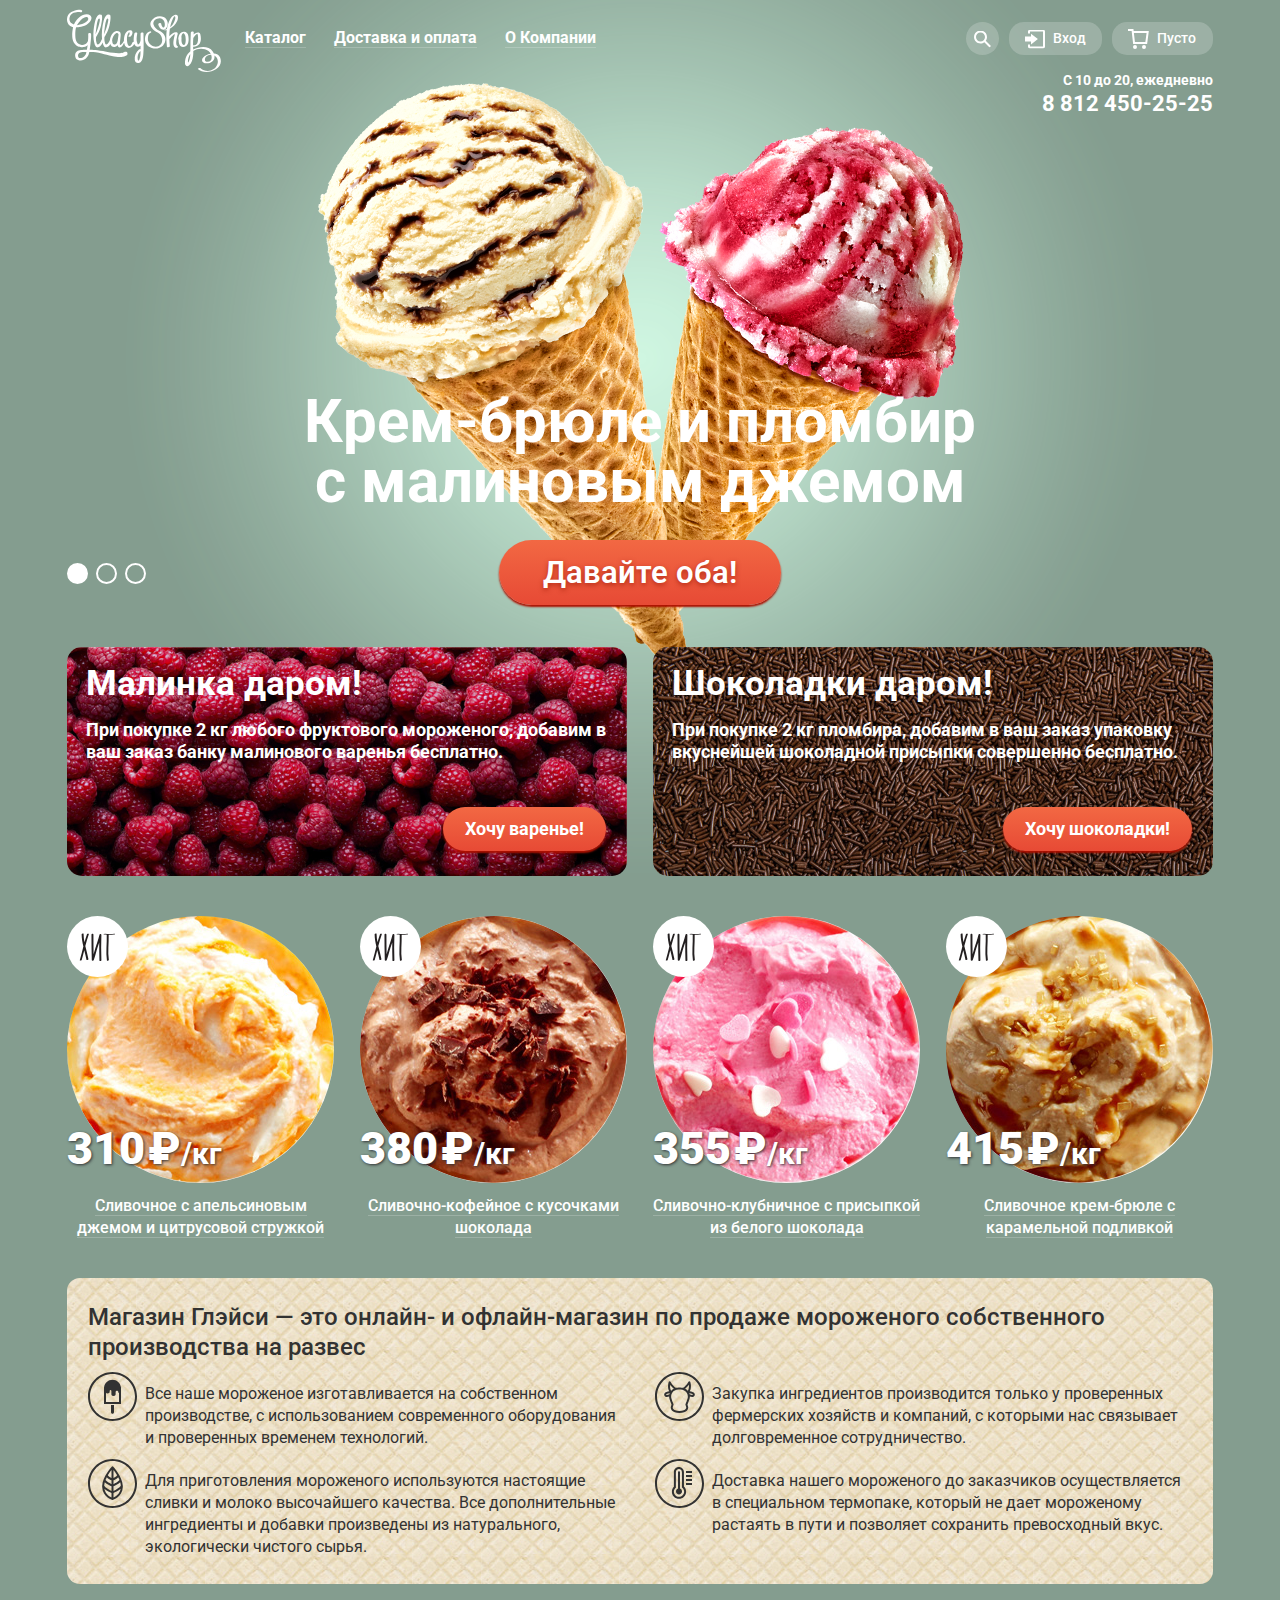
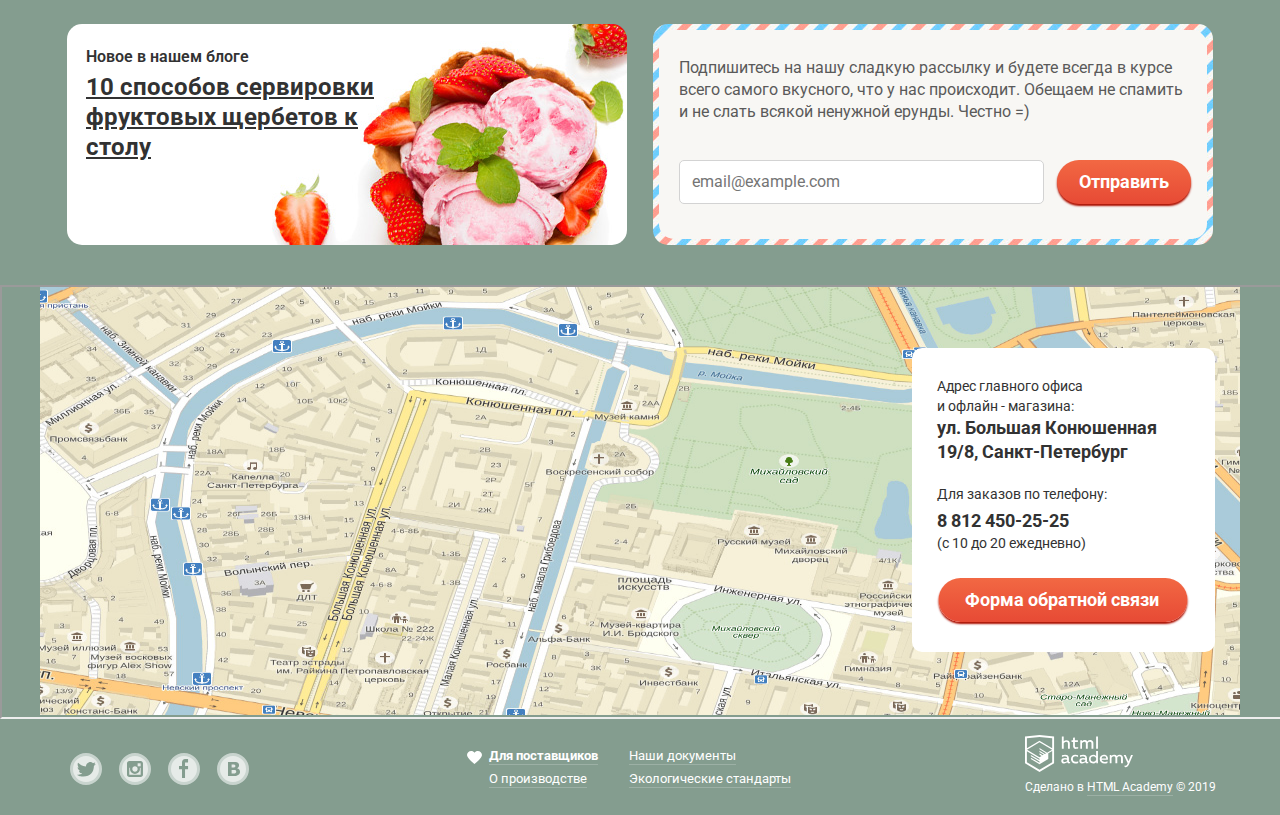
<file: index.html>
<!DOCTYPE html>
<html lang="ru">
  <head>
    <meta charset="utf-8">
    <meta name="format-detection" content="telephone=no">
    <link href="https://fonts.googleapis.com/css?family=Roboto:400,500,700&display=swap&subset=cyrillic" rel="stylesheet">
    <link href="css/normalize.css" rel="stylesheet">
    <link rel="stylesheet" href="css/style.min.css">
    <title>Интернет магазин мороженого «GllacyShop»</title>
  </head>
  <body>
    <input class="visually_hidden radio_hidden" type="radio" id="btn-1" name="toggle" checked>
    <input class="visually_hidden radio_hidden" type="radio" id="btn-2" name="toggle">
    <input class="visually_hidden radio_hidden" type="radio" id="btn-3" name="toggle">
    <div class="wrapper">
      <div class="container">
        <!--Главное меню и лого-->
        <header class="main_header">
          <nav class="nav">
            <div class="logo">
              <img src="img/icons/logo.svg" width="154" height="64" alt="Логотип магазина мороженного «GllasyShop»">
            </div>
            <ul class="nav_menu">
              <li class="nav_item">
                <a href="#">Каталог</a>
                <ul class="sub_menu">
                  <li><a class="sub_new" href="#">Новинки</a></li>
                  <li><a href="catalog.html">Сливочное</a></li>
                  <li><a href="#">Щербеты</a></li>
                  <li><a href="#">Фруктовый лед</a></li>
                  <li><a href="#">Мелорин</a></li>
                </ul>
              </li>
              <li class="nav_item">
                <a href="#">Доставка и оплата</a>
              </li>
              <li class="nav_item">
                <a href="#">О Компании</a>
              </li>
            </ul>
            <div class="user_block">
              <ul class="user_menu">
                <li class="menu_item">
                  <a class="search user_btn" href="#" aria-label="Строка поиска"></a>
                  <section class="search_form">
                    <h3 class="visually_hidden">Строка поиска</h3>
                    <form action="https://echo.htmlacademy.ru/" method="get">
                      <label class="visually_hidden" for="navigation-search">Поиск</label>
                      <input class="search_input" id="navigation-search" type="search" name="search" placeholder="Что ищем?" aria-label="Строка поиска, введите что ищете."><!--Думаю тут можно инпут вложить в лейбл без привязки через id, но это не точно)-->
                    </form>
                  </section>
                </li>
                <li class="menu_item">
                  <a class="login user_btn" href="#">Вход</a>
                  <section class="login_form">
                    <h3 class="visually_hidden">Форма входа</h3>
                    <form action="https://echo.htmlacademy.ru/" method="post">
                      <label class="visually_hidden" for="login-email">Логин</label>
                      <input class="login_input" id="login-email" type="text" name="login" placeholder="user@example.com" aria-label="Введите ваш логин" required>
                      <label class="visually_hidden" for="login-password">Пароль</label>
                      <input class="login_input" id="login-password" type="password" name="password" placeholder="**********" aria-label="Введите ваш пароль" required>
                      <div class="login_links">
                        <button class="btn btn_sign" type="submit" name="login" aria-label="Войти">Войти</button>
                        <p>
                          <a href="#" aria-label="Забыли пароль?">Забыли пароль?</a>
                          <a href="#" aria-label="Регистрация нового пользователя">Новая регистрация</a>
                        </p>
                      </div>
                    </form>
                  </section>
                </li>
                <li class="menu_item">
                  <a class="basket user_btn" href="#" aria-label="В корзине">Пусто</a>
                </li>
              </ul>
              <div class="user_info">
                <h3 class="visually_hidden">График работы и телефон для связи</h3>
                <strong class="ui_time">С 10 до 20, ежедневно</strong><br>
                <strong class="ui_tel">8 812 450-25-25</strong>
              </div>
            </div>
          </nav>
        </header>
      </div>
      <main>
        <div class="container">
          <section class="slider">
            <div class="toggle">
              <label for="btn-1">1</label>
              <label for="btn-2">2</label>
              <label for="btn-3">3</label>
            </div>
            <ul class="slider_list">
              <li id="slide_1" class="slider_item slide">
                <h3 class="slide_title">Крем-брюле и пломбир с малиновым джемом</h3>
                <!-- <img src="img/slider-1.png" alt="Рожок шоколадный пломбир и рожок с лимонным сорбетом" width="647" height="584">-->
                <a class="btn slider_btn" href="#">Давайте оба!</a>
              </li>
              <li id="slide_2" class="slider_item slide">
                <h3 class="slide_title">Шоколадный пломбир и лимонный сорбет</h3>
                <!-- <img src="img/slider-2.png" alt="Рожок шоколадный пломбир и рожок с лимонным сорбетом" width="647" height="584">-->
                <a class="btn slider_btn" href="#">Давайте оба!</a>
              </li>
              <li id="slide_3" class="slider_item slide">
                <h3 class="slide_title">Пломбир с помадкой и клубничный щербет</h3>
                <!--<img src="img/slider-3.png" alt="Рожок с пломбиром с помадкой и рожок с клубничным щербетом" width="647" height="584">-->
                <a class="btn slider_btn" href="#">Давайте оба!</a>
              </li>
            </ul>
          </section>
          <section class="promo">
            <!--Спец предложения-->
            <h3 class="visually_hidden">Наши акции</h3>
            <section class="promo_item promo_left">
              <h3 class="promo_name">Малинка даром!</h3>
              <p class="promo_text">При покупке 2 кг любого фруктового мороженого,
                добавим в ваш заказ банку малинового варенья бесплатно.
              </p>
              <a class="btn promo_btn" href="#" aria-label="Нажмите если заинтересаваны в акции">Хочу варенье!</a>
            </section>
            <section class="promo_item promo_right">
              <h3 class="promo_name">Шоколадки даром!</h3>
              <p class="promo_text">При покупке 2 кг пломбира, добавим в ваш заказ упаковку<br>
                вкуснейшей шоколадной присыпки совершенно бесплатно.
              </p>
              <a class="btn promo_btn" href="#" aria-label="Нажмите если заинтересаваны в акции">Хочу шоколадки!</a>
            </section>
          </section>
          <!--Карточки товара-->
          <section class="index_hit">
            <h3 class="visually_hidden">Попробуйте хиты</h3>
            <article class="hit_item">
              <div class="wrapper_ice hit">
                <div class="ice">
                  <img src="img/product-1.jpg" width="267" height="267" alt="Сливочное с апельсиновым джемом и цитрусовой стружкой">
                  <div class="price">
                    <strong>310 ₽</strong>
                    <span>/кг</span>
                  </div>
                </div>
                <h4 class="hit_title"><a href="#">Сливочное с апельсиновым джемом и цитрусовой стружкой</a></h4>
                <a class="btn btn_view" href="#">Быстрый просмотр</a>
              </div>
            </article>
            <article class="hit_item">
              <div class="wrapper_ice hit">
                <div class="ice">
                  <img src="img/product-2.jpg" width="267" height="267" alt="Сливочно-кофейное с кусочками шоколада">
                  <div class="price">
                    <strong>380 ₽</strong>
                    <span>/кг</span>
                  </div>
                </div>
                <h4 class="hit_title"><a href="#">Сливочно-кофейное с кусочками шоколада</a></h4>
                <a class="btn btn_view" href="#">Быстрый просмотр</a>
              </div>
            </article>
            <article class="hit_item">
              <div class="wrapper_ice hit">
                <div class="ice">
                  <img src="img/product-3.jpg" width="267" height="267" alt="Сливочно-клубничное с присыпкой из белого шоколада">
                  <div class="price">
                    <strong>355 ₽</strong>
                    <span>/кг</span>
                  </div>
                </div>
                <h4 class="hit_title"><a href="#">Сливочно-клубничное с присыпкой из белого шоколада</a></h4>
                <a class="btn btn_view" href="#">Быстрый просмотр</a>
              </div>
            </article>
            <article class="hit_item">
              <div class="wrapper_ice hit">
                <div class="ice">
                  <img src="img/product-4.jpg" width="267" height="267" alt="Сливочное крем-брюле с карамельной подливкой">
                  <div class="price">
                    <strong>415 ₽</strong>
                    <span>/кг</span>
                  </div>
                </div>
                <h4 class="hit_title"><a href="#">Сливочное крем-брюле с карамельной подливкой</a></h4>
                <a class="btn btn_view" href="#">Быстрый просмотр</a>
              </div>
            </article>
          </section>
          <!--Почему именно мы, какие приемущества-->
          <section class="features">
            <h3 class="visually_hidden">Почему именно мы?</h3>
            <h2>Магазин Глэйси — это онлайн- и офлайн-магазин по продаже мороженого собственного производства на развес</h2>
            <div class="features_list">
              <h3 class="visually_hidden">Мы используем современное оборудование</h3>
              <p class="features_item features_icecream">
                Все наше мороженое изготавливается на собственном производстве,
                с использованием современного оборудования и проверенных временем технологий.
              </p>
              <h3 class="visually_hidden">У нас лучшие поставщики</h3>
              <p class="features_item features_cow">
                Закупка ингредиентов производится только у проверенных фермерских хозяйств и компаний,
                с которыми нас связывает долговременное сотрудничество.
              </p>
              <h3 class="visually_hidden">Всегда свежие и качественные ингредиенты</h3>
              <p class="features_item features_leaf">
                Для приготовления мороженого используются настоящие сливки и молоко высочайшего качества.
                Все дополнительные ингредиенты и добавки произведены из натурального, экологически чистого сырья.
              </p>
              <h3 class="visually_hidden">Современная и качественная упаковка</h3>
              <p class="features_item features_thermometer">
                Доставка нашего мороженого до заказчиков осуществляется в специальном термопаке,
                который не дает мороженому растаять в пути и позволяет сохранить превосходный вкус.
              </p>
            </div>
          </section>
          <!--Статья и рассылка-->
          <section class="promo">
            <h3 class="visually_hidden">Наш блог</h3>
            <article class="promo_item new_post">
              <p class="post_title">Новое в нашем блоге</p>
              <h3 class="post_text"><a href="#" aria-label="Перейты к статье">10 способов сервировки фруктовых щербетов к столу</a></h3>
            </article>
            <section class="promo_item subscription">
              <h3 class="visually_hidden">Подписаться на нашу рассылку</h3>
              <div class="inner_mail">
                <p>
                  Подпишитесь на нашу сладкую рассылку и будете всегда в курсе всего самого вкусного, что у нас происходит.
                  Обещаем не спамить и не слать всякой ненужной ерунды. Честно =)
                </p>
                <form class="subscription_form" method="post" action="https://echo.htmlacademy.ru/">
                  <label class="visually_hidden" for="subscription-email" aria-label="Введите вашу электронную почту для подписки на рассылки">Электронная почта</label>
                  <input class="subscription_email" id="subscription-email" type="email" name="subscription-email" placeholder="email@example.com" required>
                  <button class="btn btn_email" type="submit">Отправить</button>
                </form>
              </div>
            </section>
          </section>
        </div>
        <section class="adress_wrapper">
          <h3 class="visually_hidden">Адрес</h3>
          <section class="map">
            <h3 class="visually_hidden">Карта</h3>
            <img src="img/map.jpg" alt="ул. Большая Конюшенная 19/8, Санкт-Петербург" width="1200" height="430">
            <iframe src="https://www.google.com/maps/embed?pb=!1m18!1m12!1m3!1d1998.6036253003356!2d30.320858716173465!3d59.93871916905408!2m3!1f0!2f0!3f0!3m2!1i1024!2i768!4f13.1!3m3!1m2!1s0x4696310fca145cc1%3A0x42b32648d8238007!2z0JHQvtC70YzRiNCw0Y8g0JrQvtC90Y7RiNC10L3QvdCw0Y8g0YPQuy4sIDE5LzgsINCh0LDQvdC60YIt0J_QtdGC0LXRgNCx0YPRgNCzLCAxOTExODY!5e0!3m2!1sru!2sru!4v1572888200271!5m2!1sru!2sru" height="430"></iframe>
          </section>
          <div class="adress">
            <div class="feedback">
              <p>Адрес главного офиса<br> и офлайн - магазина:</p>
              <b>ул. Большая Конюшенная<br>19/8, Санкт-Петербург</b>
              <p>Для заказов по телефону:</p>
              <a class="tel" aria-label="Телефон для связи"><b>8 812 450-25-25</b></a>
              <p>(с 10 до 20 ежедневно)</p>
              <a class="btn btn_feedback" href="" aria-label="Кнопка перехода к">Форма обратной связи</a>
            </div>
          </div>
        </section>
      </main>
      <footer class="main_footer container">
        <section class="social_links">
          <h3 class="visually_hidden">Контактная информация</h3>
          <ul class="links_list">
            <li><a class="social_btn btn_tw" href="#" aria-label="Глейси в"><span class="visually_hidden">Twitter</span></a></li>
            <li><a class="social_btn btn_in" href="#" aria-label="Глейси в"><span class="visually_hidden">Instagram</span></a></li>
            <li><a class="social_btn btn_fb" href="#" aria-label="Глейси в"><span class="visually_hidden">Facebook</span></a></li>
            <li><a class="social_btn btn_vk" href="#" aria-label="Глейси во"><span class="visually_hidden">VK</span></a></li>
          </ul>
        </section>
        <section class="info">
          <h3 class="visually_hidden">О нас</h3>
          <ul class="info_item">
            <li class="heart"><a class="main_item" href="#" aria-label="Информация">Для поставщиков</a></li>
            <li><a href="#" aria-label="Для проверки качества и сертификатов посмотрите">Наши документы</a></li>
            <li><a href="#" aria-label="Подробнее ">О производстве</a></li>
            <li><a href="#" aria-label="Наши">Экологические стандарты</a></li>
          </ul>
        </section>
        <section class="copyright">
          <h3 class="visually_hidden">Копирайт</h3>
          <a href="https://htmlacademy.ru/intensive/htmlcss">
          <img src="img/icons/logo-html.svg" width="108" height="39" alt="HTML Academy">
          </a><br>
          Сделано в <a class="copyright_link" href="https://htmlacademy.ru/intensive/htmlcss">HTML Academy</a> &copy; 2019
        </section>
      </footer>
      <div class="popup_overlay"></div>
      <section class="modal modal_feedback" aria-label="Открылась форма обратной связи">
        <h3>Мы обязательно вам ответим!</h3>
        <form class="modal_form" action="https://echo.htmlacademy.ru" method="post">
          <label class="visually_hidden" for="user-name">Введите ваше имя и фамилию</label>
          <input class="popup_input" id="user-name" type="text" name="login" placeholder="Имя Фамилия">
          <label class="visually_hidden" for="user-email">Ваша почта для ответа?</label>
          <input class="popup_input" id="user-email" type="email" name="email" placeholder="email@example.com" aria-label="Введите вашу электроную почту">
          <label class="visually_hidden" for="user-message">Напишите что-нибудь</label>
          <textarea class="popup_textarea" id="user-message" name="popup-message" rows="5" cols="100" placeholder="В свободной форме" aria-label="Введите дополнительный коментарий в свободной форме"></textarea>
          <button class="btn popup_btn" type="submit">Отправить</button>
        </form>
        <button class="modal_close" type="button" title="Закрыть">Закрыть</button>
      </section>
    </div>
    <script src="js/popup.min.js"></script>
   </body>
</html>
</file>
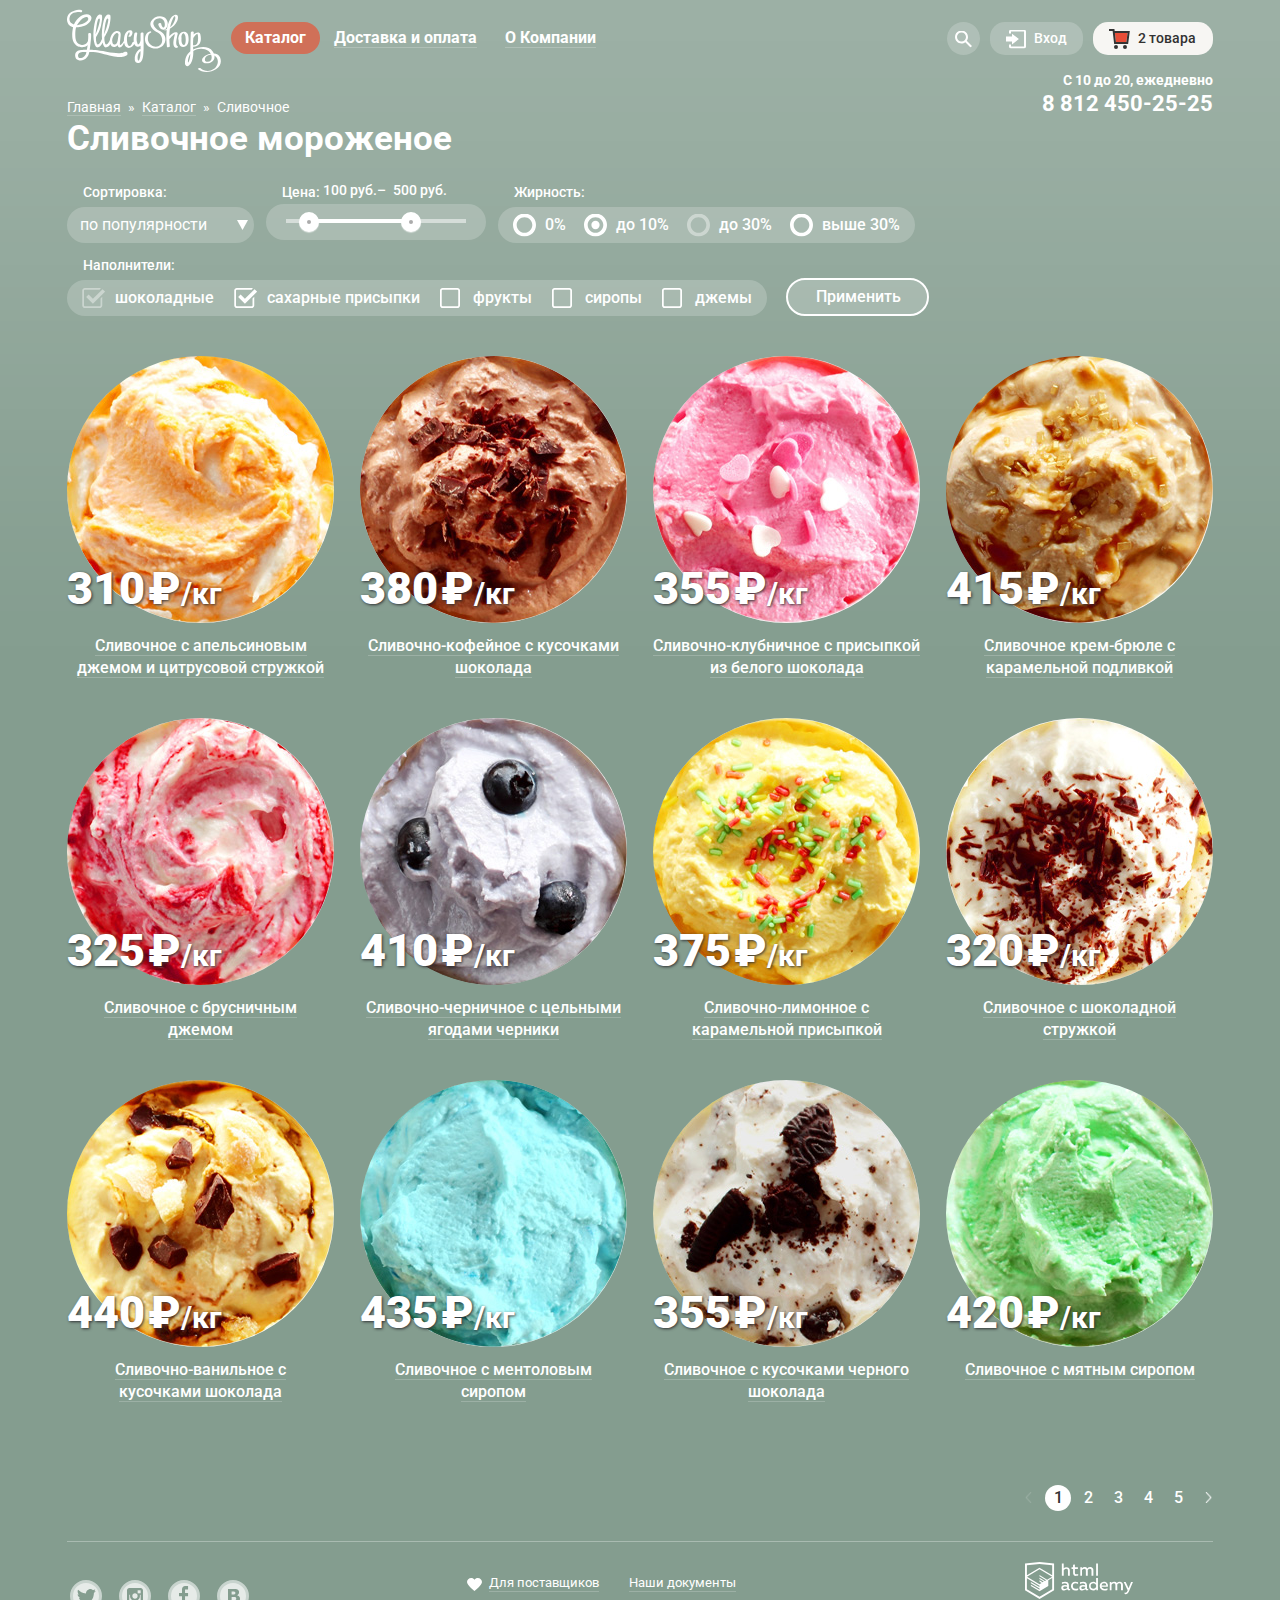
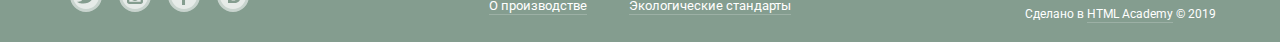
<file: catalog.html>
<!DOCTYPE html>
<html lang="ru">
  <head>
    <meta charset="utf-8">
    <meta name="format-detection" content="telephone=no">
    <link href="https://fonts.googleapis.com/css?family=Roboto:400,500,700&display=swap&subset=cyrillic" rel="stylesheet">
    <link href="css/normalize.css" rel="stylesheet">
    <link rel="stylesheet" href="css/style.min.css">
    <title>Каталог мороженого</title>
  </head>
  <body class="light">
    <!--Главное меню и лого-->
    <div class="container">
      <header class="main_header">
        <nav class="nav">
          <div class="logo">
            <a href="index.html">
            <img src="img/icons/logo.svg" width="154" height="64" alt="Логотип магазина мороженного «GllasyShop»">
            </a>
          </div>
          <ul class="nav_menu">
            <li class="nav_item">
              <a class="active" href="#">Каталог</a>
              <ul class="sub_menu">
                <li><a class="sub_new" href="#">Новинки</a></li>
                <li><a class="active" href="catalog.html">Сливочное</a></li>
                <li><a href="#">Щербеты</a></li>
                <li><a href="#">Фруктовый лед</a></li>
                <li><a href="#">Мелорин</a></li>
              </ul>
            </li>
            <li class="nav_item">
              <a href="#">Доставка и оплата</a>
            </li>
            <li class="nav_item">
              <a href="#">О Компании</a>
            </li>
          </ul>
          <div class="user_block">
            <ul class="user_menu">
              <li class="menu_item">
                <a class="search user_btn" href="#" aria-label="Строка поиска"></a>
                <section class="search_form">
                  <h3 class="visually_hidden">Строка поиска</h3>
                  <form action="https://echo.htmlacademy.ru/" method="get">
                    <label class="visually_hidden" for="navigation-search">Поиск</label>
                    <input class="search_input" id="navigation-search" type="search" name="search" placeholder="Что ищем?" aria-label="Строка поиска, введите что ищете."><!--Думаю тут можно инпут вложить в лейбл без привязки через id, но это не точно)-->
                  </form>
                </section>
              </li>
              <li class="menu_item">
                <a class="login user_btn" href="#">Вход</a>
                <section class="login_form">
                  <h3 class="visually_hidden">Форма входа</h3>
                  <form action="https://echo.htmlacademy.ru/" method="post">
                    <label class="visually_hidden" for="login-email">Логин</label>
                    <input class="login_input" id="login-email" type="text" name="login" placeholder="user@example.com" aria-label="Введите ваш логин" required>
                    <label class="visually_hidden" for="login-password">Пароль</label>
                    <input class="login_input" id="login-password" type="password" name="password" placeholder="**********" aria-label="Введите ваш пароль" required>
                    <div class="login_links">
                      <button class="btn btn_sign" type="submit" name="login" aria-label="Войти">Войти</button>
                      <p>
                        <a href="#" aria-label="Забыли пароль?">Забыли пароль?</a>
                        <a href="#" aria-label="Регистрация нового пользователя">Новая регистрация</a>
                      </p>
                    </div>
                  </form>
                </section>
              </li>
              <li class="menu_item">
                <a class="basket_full user_btn" href="#" aria-label="В корзине">2 товара</a>
                <section class="basket_form">
                  <h3 class="visually_hidden">Корзина</h3>
                  <div class="position">
                    <ul class="position_item">
                      <li><a class="del" href="#" aria-label="Удалить позицию"></a></li>
                      <li><img src="img/product-1.jpg" alt="Пломбир с апельсиновым джемом" width="33" height="33"></li>
                      <li class="name">Пломбир с апельсиновым джемом</li>
                      <li class="calc">1,5кг x <span>200 руб.</span></li>
                      <li class="total">300руб.</li>
                    </ul>
                    <ul class="position_item">
                      <li><a class="del" href="#" aria-label="Удалить позицию"></a></li>
                      <li><img src="img/product-3.jpg" alt="Клубничный пломбир с присыпкой из белого шоколада" width="33" height="33"></li>
                      <li class="name">Клубничный пломбир с присыпкой<br> из белого шоколада</li>
                      <li class="calc">1,5кг x <span>300 руб.</span></li>
                      <li class="total">450руб.</li>
                    </ul>
                  </div>
                  <div class="basket_total">
                    <p>Итого: 750 руб.</p>
                    <button class="btn btn_order" type="submit" value="Кнопка">Оформить заказ</button>
                  </div>
                </section>
              </li>
            </ul>
            <div class="user_info">
              <h3 class="visually_hidden">График работы и телефон для связи</h3>
              <strong class="ui_time">С 10 до 20, ежедневно</strong><br>
              <strong class="ui_tel">8 812 450-25-25</strong>
            </div>
          </div>
        </nav>
      </header>
      <!--Основной контент-->
      <main class="main_content">
        <ul class="catalog_pass">
          <li><a href="index.html">Главная</a></li>
          <li><a href="#">Каталог</a></li>
          <li>Сливочное</li>
        </ul>
        <h1 class="catalog_title">Сливочное мороженое</h1>
        <section class="filters">
          <h3 class="visually_hidden">Фильтр для товара</h3>
          <form class="filters_form" action="https://echo.htmlacademy.ru/" method="get">
            <fieldset class="filter_category">
              <legend>Сортировка:</legend>
              <select class="filter_sort" name="sort">
                <option value="popular">по популярности</option>
                <option value="cheap">сначала недорогие</option>
                <option value="expensive">сначала дорогие</option>
                <option value="fatness">по жирности</option>
              </select>
            </fieldset>
            <fieldset class="filter_category">
              <legend>Цена:</legend>
              <div class="range_filter">
                <div class="price_control">
                  <label class="min_price"><input name="min-price" type="text" value="100">руб. </label>
                  <label class="max_price"> – <input name="max-price" type="text" value="500">руб.</label>
                </div>
                <div class="range_control">
                  <div class="scale">
                    <div class="bar" style="margin-left: 15%; width: 50%"></div>
                  </div>
                  <div class="range_toggle toggle_min"></div>
                  <div class="range_toggle toggle_max"></div>
                </div>
              </div>
            </fieldset>
            <fieldset class="filter_category">
              <legend>Жирность:</legend>
              <div class="feature_wrapper">
                <input id="zero" type="radio" name="fatness" value="0">
                <label for="zero">0%</label>
                <input id="ten" type="radio" name="fatness" value="10" checked>
                <label for="ten">до 10%</label>
                <input id="thirty" type="radio" name="fatness" value="30" disabled>
                <label for="thirty">до 30%</label>
                <input id="more-thirty" type="radio" name="fatness" value="more 30">
                <label for="more-thirty">выше 30%</label>
              </div>
            </fieldset>
            <fieldset class="filter_category">
              <legend>Наполнители:</legend>
              <div class="feature_wrapper">
                <input id="chocolate" type="checkbox" name="adds" value="шоколадные" checked disabled>
                <label for="chocolate">шоколадные</label>
                <input id="sugar" type="checkbox" name="adds" value="сахарные присыпки" checked>
                <label for="sugar">сахарные присыпки</label>
                <input id="fruit" type="checkbox" name="adds" value="фрукты">
                <label for="fruit">фрукты</label>
                <input id="sirop" type="checkbox" name="adds" value="сиропы">
                <label for="sirop">сиропы</label>
                <input id="jam" type="checkbox" name="adds" value="джемы">
                <label for="jam">джемы</label>
              </div>
            </fieldset>
            <button class="filter_button" type="submit" value="Применить">Применить</button>
          </form>
        </section>
        <section class="index_hit">
          <h3 class="visually_hidden">Галерея товаров</h3>
          <article class="hit_item">
            <div class="wrapper_ice">
              <div class="ice">
                <img src="img/product-1.jpg" width="267" height="267" alt="Сливочное с апельсиновым джемом и цитрусовой стружкой">
                <div class="price">
                  <strong>310 ₽</strong>
                  <span>/кг</span>
                </div>
              </div>
              <h4 class="hit_title"><a href="#">Сливочное с апельсиновым джемом и цитрусовой стружкой</a></h4>
              <a class="btn btn_view" href="#">Быстрый просмотр</a>
            </div>
          </article>
          <article class="hit_item">
            <div class="wrapper_ice">
              <div class="ice">
                <img src="img/product-2.jpg" width="267" height="267" alt="Сливочно-кофейное с кусочками шоколада">
                <div class="price">
                  <strong>380 ₽</strong>
                  <span>/кг</span>
                </div>
              </div>
              <h4 class="hit_title"><a href="#">Сливочно-кофейное с кусочками шоколада</a></h4>
              <a class="btn btn_view" href="#">Быстрый просмотр</a>
            </div>
          </article>
          <article class="hit_item">
            <div class="wrapper_ice">
              <div class="ice">
                <img src="img/product-3.jpg" width="267" height="267" alt="Сливочно-клубничное с присыпкой из белого шоколада">
                <div class="price">
                  <strong>355 ₽</strong>
                  <span>/кг</span>
                </div>
              </div>
              <h4 class="hit_title"><a href="#">Сливочно-клубничное с присыпкой из белого шоколада</a></h4>
              <a class="btn btn_view" href="#">Быстрый просмотр</a>
            </div>
          </article>
          <article class="hit_item">
            <div class="wrapper_ice">
              <div class="ice">
                <img src="img/product-4.jpg" width="267" height="267" alt="Сливочное крем-брюле с карамельной подливкой">
                <div class="price">
                  <strong>415 ₽</strong>
                  <span>/кг</span>
                </div>
              </div>
              <h4 class="hit_title"><a href="#">Сливочное крем-брюле с карамельной подливкой</a></h4>
              <a class="btn btn_view" href="#">Быстрый просмотр</a>
            </div>
          </article>
          <article class="hit_item">
            <div class="wrapper_ice">
              <div class="ice">
                <img src="img/product-5.jpg" width="267" height="267" alt="Сливочное с брусничным джемом">
                <div class="price">
                  <strong>325 ₽</strong>
                  <span>/кг</span>
                </div>
              </div>
              <h4 class="hit_title"><a href="#">Сливочное с брусничным<br> джемом</a></h4>
              <a class="btn btn_view" href="#">Быстрый просмотр</a>
            </div>
          </article>
          <article class="hit_item">
            <div class="wrapper_ice">
              <div class="ice">
                <img src="img/product-6.jpg" width="267" height="267" alt="Сливочно-черничное с цельными ягодами черники">
                <div class="price">
                  <strong>410 ₽</strong>
                  <span>/кг</span>
                </div>
              </div>
              <h4 class="hit_title"><a href="#">Сливочно-черничное с цельными ягодами черники</a></h4>
              <a class="btn btn_view" href="#">Быстрый просмотр</a>
            </div>
          </article>
          <article class="hit_item">
            <div class="wrapper_ice">
              <div class="ice">
                <img src="img/product-7.jpg" width="267" height="267" alt="Сливочно-лимонное с карамельной присыпкой">
                <div class="price">
                  <strong>375 ₽</strong>
                  <span>/кг</span>
                </div>
              </div>
              <h4 class="hit_title"><a href="#">Сливочно-лимонное с карамельной присыпкой</a></h4>
              <a class="btn btn_view" href="#">Быстрый просмотр</a>
            </div>
          </article>
          <article class="hit_item">
            <div class="wrapper_ice">
              <div class="ice">
                <img src="img/product-8.jpg" width="267" height="267" alt="Сливочное с шоколадной стружкой">
                <div class="price">
                  <strong>320 ₽</strong>
                  <span>/кг</span>
                </div>
              </div>
              <h4 class="hit_title"><a href="#">Сливочное с шоколадной стружкой</a></h4>
              <a class="btn btn_view" href="#">Быстрый просмотр</a>
            </div>
          </article>
          <article class="hit_item">
            <div class="wrapper_ice">
              <div class="ice">
                <img src="img/product-9.jpg" width="267" height="267" alt="Сливочно-ванильное с кусочками шоколада">
                <div class="price">
                  <strong>440 ₽</strong>
                  <span>/кг</span>
                </div>
              </div>
              <h4 class="hit_title"><a href="#">Сливочно-ванильное с<br> кусочками шоколада</a></h4>
              <a class="btn btn_view" href="#">Быстрый просмотр</a>
            </div>
          </article>
          <article class="hit_item">
            <div class="wrapper_ice">
              <div class="ice">
                <img src="img/product-10.jpg" width="267" height="267" alt="Сливочноe с ментоловым сиропом">
                <div class="price">
                  <strong>435 ₽</strong>
                  <span>/кг</span>
                </div>
              </div>
              <h4 class="hit_title"><a href="#">Сливочноe с ментоловым<br> сиропом</a></h4>
              <a class="btn btn_view" href="#">Быстрый просмотр</a>
            </div>
          </article>
          <article class="hit_item">
            <div class="wrapper_ice">
              <div class="ice">
                <img src="img/product-11.jpg" width="267" height="267" alt="Сливочное с кусочками черного шоколада">
                <div class="price">
                  <strong>355 ₽</strong>
                  <span>/кг</span>
                </div>
              </div>
              <h4 class="hit_title"><a href="#">Сливочное с кусочками черного шоколада</a></h4>
              <a class="btn btn_view" href="#">Быстрый просмотр</a>
            </div>
          </article>
          <article class="hit_item">
            <div class="wrapper_ice">
              <div class="ice">
                <img src="img/product-12.jpg" width="267" height="267" alt="Сливочное с мятным сиропом">
                <div class="price">
                  <strong>420 ₽</strong>
                  <span>/кг</span>
                </div>
              </div>
              <h4 class="hit_title"><a href="#">Сливочное с мятным сиропом</a></h4>
              <a class="btn btn_view" href="#">Быстрый просмотр</a>
            </div>
          </article>
        </section>
        <ul class="paginator">
          <li><a class="pag_last" href="#" aria-label="На предидущую страницу"></a></li>
          <li class="pag_activ">1</li>
          <li><a href="#" aria-label="Страница №">2</a></li>
          <li><a href="#" aria-label="Страница №">3</a></li>
          <li><a href="#" aria-label="Страница №">4</a></li>
          <li><a href="#" aria-label="Страница №">5</a></li>
          <li><a class="pag_next" href="#" aria-label="На следующую страницу"></a></li>
        </ul>
      </main>
      <footer class="main_footer">
        <section class="social_links">
          <h3 class="visually_hidden">Контактная информация</h3>
          <ul class="links_list">
            <li><a class="social_btn btn_tw" href="#" aria-label="Глейси в"><span class="visually_hidden">Twitter</span></a></li>
            <li><a class="social_btn btn_in" href="#" aria-label="Глейси в"><span class="visually_hidden">Instagram</span></a></li>
            <li><a class="social_btn btn_fb" href="#" aria-label="Глейси в"><span class="visually_hidden">Facebook</span></a></li>
            <li><a class="social_btn btn_vk" href="#" aria-label="Глейси во"><span class="visually_hidden">VK</span></a></li>
          </ul>
        </section>
        <section class="info">
          <h3 class="visually_hidden">О нас</h3>
          <ul class="info_item info_left">
            <li><a class="heart" href="#" aria-label="Информация">Для поставщиков</a></li>
            <li><a href="#" aria-label="Для проверки качества и сертификатов посмотрите">Наши документы</a></li>
            <li><a href="#" aria-label="Подробнее ">О производстве</a></li>
            <li><a href="#" aria-label="Наши">Экологические стандарты</a></li>
          </ul>
        </section>
        <section class="copyright">
          <h3 class="visually_hidden">Копирайт</h3>
          <a href="https://htmlacademy.ru/intensive/htmlcss" aria-label="Ссылка на сайт HTML Academy">
          <img src="img/icons/logo-html.svg" width="108" height="39" alt="HTML Academy">
          </a><br>
          Сделано в <a class="copyright_link" href="https://htmlacademy.ru/intensive/htmlcss" aria-label="Ссылка на сайт HTML Academy">HTML Academy</a> &copy; 2019
        </section>
      </footer>
    </div>
  </body>
</html>
</file>
<file: css/style.min.css>
body{margin:0;padding:0;font-family:"Roboto",Arial,sans-serif;font-size:16px;font-weight:400;line-height:22px;color:#fff;background-color:#849d8f;max-width:100%;overflow-x:hidden}.visually_hidden{position:absolute;width:1px;height:1px;margin:-1px;border:0;padding:0;clip:rect(0 0 0 0);overflow:hidden}.radio_hidden{display:none}.light{background:#849d8f url(../img/bg/light.png) no-repeat;background-size:100%}a{color:#fff;text-decoration:none}.btn{box-sizing:border-box;padding:10px 22px;font-family:"Roboto",Arial,sans-serif;font-size:18px;font-weight:700;line-height:24px;display:inline-block;vertical-align:top;color:#fff;border:0;border-radius:25px;background-image:linear-gradient(to top,#e74a35,#f26843);box-shadow:0 2px 2px 0 #ac1000;cursor:pointer}.btn:hover{background:linear-gradient(to bottom,#f58669 0,#ec6f5e 100%);box-shadow:0 2px 2px #ac1000}.btn:active{background:linear-gradient(to bottom,#d84732 0,#e1613e 100%);box-shadow:inset 0 2px 2px #ac1000}.main_header{margin-bottom:26px}.container{min-width:846px;max-width:1146px;margin:0 auto;padding:0 27px}.logo{width:154px;height:64px;margin-top:-13px;margin-right:10px}.nav{display:flex;flex-wrap:wrap;justify-content:space-between;padding:0;padding-top:22px;font-size:16px;line-height:18px}.nav_menu{display:flex;flex-wrap:wrap;position:relative;padding:0;margin:0;max-width:380px;font-size:0;list-style:none;height:35px;align-items:baseline}.nav_item:first-child{padding-bottom:8px}.nav_item>a{display:block;padding:7px 14px;font-size:16px;line-height:18px;font-weight:700;border-radius:20px;white-space:nowrap}.nav_item>a::after{content:"";display:block;height:1px;background-color:rgba(255,255,255,0.2)}.nav_menu,.sub_menu,.user_menu{white-space:nowrap;font-weight:400}.nav_item:hover>a,.nav_item>a:hover::after,.user_menu .basket_full{color:#323232;background-color:#f7f6f3;text-decoration:none}.sub_menu{position:absolute;left:-7px;z-index:10;display:none;padding:0;background-color:#f8f7f4;border-radius:5px;box-shadow:0 20px 20px rgba(0,0,0,0.4);overflow:hidden}.sub_menu li{list-style:none}.sub_menu a,.user_menu a{display:block;padding:8px 20px;font-size:14px;line-height:16px;text-decoration:none}.sub_menu a{color:#323232;white-space:nowrap;font-weight:400}.nav_item .sub_new{position:relative;padding-top:12px;padding-bottom:12px;font-weight:700}.sub_menu .sub_new::after{content:"";position:absolute;left:6px;right:9px;bottom:0;height:1px;background-color:rgba(53,53,53,0.2)}.nav_item:hover .sub_menu{display:block;top:40px;left:-10px}.nav_item:focus-within .sub_menu{display:block}.sub_menu a:hover{background-color:#fbded8}.sub_menu a:focus-within{background-color:#fbded8}.sub_menu a:focus{background-color:#fbded8}.sub_menu a:active{background-color:#f7b5a5}.nav_item>a:active{box-shadow:inset 0 2px 1px #696969}.nav_item>a:active,.nav_item>a:active::after{background-color:#ededed;color:#323232}.nav_menu a.active,.sub_menu a.active{color:#fff;background-color:#d07058}.nav_item>a.active::after{display:none}.user_block{min-width:267px;padding:0;margin:0;margin-left:auto}.user_btn{font-size:14px;font-weight:500;line-height:16px;position:relative;display:block;min-height:17px;padding:6px 16px 7px 16px;color:#fff;border-radius:15px;background-color:rgba(255,255,255,0.2)}.user_menu{display:flex;flex-wrap:wrap;justify-content:flex-end}.menu_item:nth-child(2){margin-left:10px;margin-right:10px}.user_menu{font-size:0;padding:0;list-style:none}.toggle label,.user_menu .menu_item{display:inline-block;vertical-align:top}.user_menu .menu_item{position:relative;margin-bottom:18px;padding-bottom:8px}.user_menu .search{margin:0;padding:8px;width:17px;height:17px;font-size:0;border-radius:50%}.user_menu .login{position:relative;padding-left:44px;padding-right:16px;vertical-align:top}.user_menu .basket,.user_menu .basket_full{position:relative;padding-right:17px;padding-left:45px;vertical-align:top}.menu_item:hover .search_form,.menu_item:hover .login_form{display:block}.menu_item .search::before{position:absolute;width:17px;height:17px;content:"";background-image:url(../img/icons/loupe.svg);background-repeat:no-repeat;background-position:center;top:50%;transform:translateY(-50%)}.menu_item:hover .search:before{background-image:url(../img/icons/loupe_black.svg);background-repeat:no-repeat;background-position:center;top:50%;transform:translateY(-50%)}.menu_item:focus-within .search:before{background:url(../img/icons/loupe_black.svg) no-repeat}.user_menu .login::before{position:absolute;left:16px;width:21px;height:19px;content:"";background:url(../img/icons/entrance.svg) no-repeat;background-position:center;top:50%;transform:translateY(-50%)}.menu_item:hover .login::before{background:url(../img/icons/entranceblack.svg) no-repeat;background-position:center;top:50%;transform:translateY(-50%)}.menu_item:focus-within .login::before{background:url(../img/icons/entranceblack.svg) no-repeat}.user_menu .basket_full::before{position:absolute;width:21px;height:20px;content:"";left:16px;background:url(../img/icons/basket-full.svg) no-repeat;background-position:center;top:50%;transform:translateY(-50%)}.basket::before{position:absolute;top:6px;left:16px;width:21px;height:20px;content:"";background:url(../img/icons/basketfree.svg) no-repeat;background-position:center;top:50%;transform:translateY(-50%)}.menu_item:hover .basket::before{background:url(../img/icons/basketfreeblack.svg) no-repeat;background-position:center;top:50%;transform:translateY(-50%)}.menu_item:focus-within .basket::before{background:url(../img/icons/basketfreeblack.svg) no-repeat}.menu_item:hover .user_btn{color:#323232;background-color:#fff}.menu_item:focus-within .user_btn{color:#323232;background-color:#fff}.menu_item:active .user_btn{color:#323232;background-color:#fff}.user_info{margin:0;margin-top:-10px;text-align:right}.ui_tel,.ui_time{color:#fff;font-size:14px;font-weight:700;line-height:16px}.ui_tel{font-size:22px;line-height:30px;text-decoration:none;color:white}.wrapper{min-width:940px;background-color:#849d8f;background-image:url(../img/slider-1.png);background-repeat:no-repeat;background-position:top center;transition:background-image .5s ease,background-color .5s ease}.wrapper::before,.wrapper::after{content:"";visibility:hidden}.wrapper::before{background-image:url(../img/slider-2.png)}.wrapper::after{background-image:url(../img/slider-3.png)}.slider{position:relative;padding-top:247px;text-align:center;color:#fff;margin-bottom:42px}.slider_list{margin:0;padding:0;list-style:none}.slide{display:none}.slide_title{width:700px;margin:0 auto;margin-bottom:27px;font-size:60px;line-height:60.35px;font-weight:700}.slider_btn{display:inline-block;padding:12px 44px;font-weight:600;font-size:31px;line-height:41px;text-align:center;color:#fff;vertical-align:top;text-decoration:none;text-shadow:0 2px 5px rgba(160,32,11,0.76);background:#f26843;background:linear-gradient(to bottom,#f26843 0,#e74a35 100%);border-radius:50px;box-shadow:0 2px 2px #ac1000;border:0}.toggle{position:absolute;bottom:20px;left:0;z-index:20;font-size:0}.toggle label{display:inline-block;width:17px;height:17px;margin-right:8px;background-color:transparent;border:2px solid #fff;border-radius:50%;cursor:pointer;vertical-align:top}.toggle label:hover{background-color:#b2c1b7}#btn-1:checked~.wrapper{background-color:#849d8f;background-image:url(../img/slider-1.png);background-repeat:no-repeat}#btn-2:checked~.wrapper{background-color:#8996a6;background-image:url(../img/slider-2.png);background-repeat:no-repeat}#btn-3:checked~.wrapper{background-color:#9d8b84;background-image:url(../img/slider-3.png);background-repeat:no-repeat}#btn-1:checked~.wrapper #slide_1,#btn-2:checked~.wrapper #slide_2,#btn-3:checked~.wrapper #slide_3{display:block}#btn-1:checked~.wrapper label[for=btn-1],#btn-2:checked~.wrapper label[for=btn-2],#btn-3:checked~.wrapper label[for=btn-3]{background-color:#fff}.promo{display:flex;flex-wrap:wrap;justify-content:space-between;margin-bottom:14px}.promo_item{display:flex;flex-direction:column;padding:16px 21px 24px 19px;max-width:520px;min-height:189px;border-radius:15px;margin-bottom:26px}.promo_name{margin:0;margin-bottom:15px;font-size:35px;line-height:41px}.promo_text{margin:0;font-size:18px;line-height:22px}.promo_name,.promo_text{font-weight:700}.promo_left{width:560px;background:#560002 url(../img/bg/malinka-bg.jpg) no-repeat;background-size:cover;margin-right:auto}.promo_right{width:560px;background:#785645 url(../img/bg/choco-bg.jpg) no-repeat;background-size:cover}.promo_btn{margin-top:44px;align-self:flex-end}.index_hit{display:block;font-size:0}.index_hit img,.position img{border-radius:50%}.hit_item{display:inline-block;width:267px;margin-right:26px;font-size:16px;text-align:center;vertical-align:top}.wrapper_ice{position:relative;margin-bottom:39px}.hit_item:hover::before{display:block;content:"";position:absolute;top:-10px;left:-10px;bottom:-60px;right:-10px;background-color:rgba(255,255,255,0.2);border-radius:5px;box-shadow:0 20px 20px rgba(0,0,0,0.4)}.hit_item:hover{z-index:20}.hit_item:hover a{border:0}.hit_item:nth-child(4n+1){margin-right:0}.btn_view{display:none}.hit_item:hover .btn_view{position:absolute;min-width:200px;left:50%;transform:translateX(-50%);display:inline-block;padding:10px 15px;vertical-align:top}.hit::before{display:block;content:"";position:absolute;top:0;left:0;height:61px;width:61px;background-image:url(../img/icons/hit.svg);z-index:10}.ice,.hit_item{position:relative}.hit_title{margin:0;margin-bottom:18px;padding-top:6px;text-align:center}.hit_title a{font-size:16px;font-weight:500;line-height:22px;color:#fff;border-bottom:1px solid rgba(255,255,255,0.2)}.hit_title a:hover,.hit_title a:focus{color:#ffbc9e;border-bottom:1px solid rgba(249,172,159,0.3)}.hit_title a:focus-within,.hit_title a:active{color:#ffbc9e;border-bottom:1px solid rgba(249,172,159,0.3)}.price{position:absolute;bottom:8px;line-height:45px;font-weight:700;word-spacing:-8px;text-shadow:1px 1px 3px #313235}.price strong{font-size:45px}.price span{font-size:30px}.features{min-height:282px;margin-bottom:40px;padding:24px 21px 0 21px;color:#323232;border-radius:13px;background:#ebdfc6 url(../img/bg/seo-bg.jpg)}.features h2{font-size:24px;font-weight:500;line-height:30px;margin:0;margin-bottom:21px;padding:0}.features_list{display:flex;flex-wrap:wrap;margin:0;padding:0;justify-content:space-between}.features_item{font-size:16px;font-weight:400;line-height:22px;position:relative;width:480px;margin:0;margin-bottom:21px;padding-left:57px}.features_item::before{position:absolute;top:-11px;left:0;width:49px;height:49px;content:""}.features_icecream::before{background-image:url(../img/icons/ice-seo.svg)}.features_leaf::before{background-image:url(../img/icons/leaf.svg)}.features_cow::before{background-image:url(../img/icons/cow.svg)}.features_thermometer::before{background-image:url(../img/icons/termometr.svg)}.new_post,.subscription{min-height:175px;min-width:520px}.new_post{padding-top:22px;background:#fff url(../img/bg/klubnika-bg.jpg) no-repeat;background-position:-27px -223px;margin-right:auto}.post_title{margin:0;margin-bottom:18px;font-size:16px;line-height:22px;font-weight:600;color:#323232}.post_text{max-width:330px;margin:0;margin-top:-14px;display:block;font-size:24px;line-height:30px;font-weight:700;color:#323232;text-decoration:underline}.post_text a{color:#323232}.post_text a:hover,.post_text a:active,.post_text a:focus-within{color:#ffbc9e;text-decoration:underline}.post_text a:hover,.post_text a:active,.post_text a:focus{color:#ffbc9e;text-decoration:underline}.subscription{background:url(../img/bg/bg.jpg);padding:6px;max-width:560px;box-sizing:border-box}.inner_mail{padding:27px 16px 35px 20px;color:#5a5a5a;background-color:#f8f7f4;border-radius:15px}.inner_mail p{margin:0}.subscription_form{position:relative;margin-top:38px}.subscription_email{padding:9px 12px;border-radius:5px;border:1px solid #d3d3d3;font-size:14px;line-height:24px;font-weight:400;outline:0}.subscription_email:hover{padding:8px 11px;border:2px solid #d3d3d3}.subscription_email:focus{padding:8px 11px;border:2px solid #5b9ddf}.subscription_email{display:block;box-sizing:border-box;min-width:365px;border-radius:5px;border:1px solid #d3d3d3;font-size:16px;line-height:24px;font-weight:400}.btn_email{position:absolute;top:50%;transform:translateY(-50%);right:0}.adress_wrapper{position:relative}.map img{display:block;margin-left:auto;margin-right:auto}.map iframe{position:absolute;z-index:0;top:0;left:0;width:100%}.adress{position:absolute;width:1200px;top:50%;left:50%;transform:translateX(-50%)}.feedback{position:absolute;width:252px;top:50%;right:25px;transform:translateY(-50%);padding:28px 26px 30px 25px;font-size:14px;line-height:20px;border-radius:10px;color:#323232;background-color:#fff}.feedback p{margin:0;font-size:14px;line-height:20px;font-weight:400}.feedback p:nth-child(3n){margin-bottom:5px;margin-top:20px}.feedback .tel{color:#323232}.feedback .btn,.feedback b{font-size:18px;line-height:24px}.feedback .btn{position:relative;left:50%;transform:translateX(-50%);padding:10px 29px 10px 26px;margin-top:25px}.main_footer{font-size:13px;line-height:18px;color:#fff;margin-top:24px;padding-bottom:19px}.main_footer{display:flex;justify-content:space-between}.main_footer a{color:#fff}.main_footer a:hover,.main_footer a:focus{color:#ffbc9e;border-bottom:1px solid rgba(249,172,159,0.3)}.copyright_link,.info_item a{padding-bottom:1px;text-decoration:none;border-bottom:1px solid rgba(255,255,255,0.2)}.links_list{display:flex;padding:0;list-style:none;margin:0;margin-top:14px}.links_list li{margin-right:14px;margin-left:3px}.social_btn{height:32px;width:32px;display:inline-block;border-radius:50%;background-position:center;background-size:32px;border:3px solid #dae2de;background-repeat:no-repeat;opacity:.8;box-sizing:border-box;vertical-align:top}.btn_tw{background-image:url(../img/icons/twitter.svg)}.btn_in{background-image:url(../img/icons/insta.svg)}.btn_fb{background-image:url(../img/icons/fb.svg)}.btn_vk{background-image:url(../img/icons/vk.svg)}.links_list a:hover{opacity:1}.links_list a:active{box-shadow:inset 0 2px 1px 0 #696969}.copyright{font-size:12px;font-weight:400;line-height:18px;margin:-5px -3px 0 0;padding:0;text-align:left}.info_item{position:relative;font-size:13px;font-weight:400;line-height:18px;display:flex;width:355px;margin:0;padding:0;padding-top:8px;list-style:none;flex-wrap:wrap;justify-content:center}.info_item a:hover,.info_item a:focus,.info_item a:active{color:#ffbc9e;border-bottom:1px solid rgba(249,172,159,0.3)}.heart::before{position:absolute;width:15px;height:13px;left:0;top:12px;content:"";background-image:url(../img/icons/heart.svg);background-size:15px 13px}.main_item{font-weight:700}.info_item li{margin-bottom:5px;padding:0}.info_item li:nth-child(2n+1){width:140px}.info_item li:nth-child(2n){width:170px}.copyright_link:hover,.copyright_link:active,.copyright_link:focus,.copyright_link:focus-within{color:#ffbc9e;border-bottom:1px solid rgba(249,172,159,0.3)}.catalog_pass,.catalog_pass li{font-size:14px;line-height:16px}.catalog_pass ul{margin:0;padding:0}.catalog_pass{margin-top:-46px;padding:0}.catalog_pass a:hover,.catalog_pass a:focus,.catalog_pass a:active{color:#ffbc9e;border-bottom:1px solid rgba(249,172,159,0.3)}.catalog_pass li{list-style:none;position:relative;display:inline-block;padding-right:18px;font-weight:400;vertical-align:top}.catalog_pass li::after{content:"»";position:absolute;top:0;right:4px}.catalog_pass li:last-child::after{display:none}.catalog_pass a{border-bottom:1px solid rgba(255,255,255,0.2)}.paginator{display:flex;justify-content:flex-end;align-items:center;height:87px;margin-top:12px;padding:0;font-size:0;list-style:none;border-bottom:1px solid #a9bbb1}.paginator li{display:inline-block;width:26px;height:26px;font-weight:500;font-size:16px;line-height:26px;text-align:center;color:rgba(255,255,255,0.2);vertical-align:top;margin-right:4px}.paginator li:last-child{margin-right:-8px}.paginator a{color:#fff;text-decoration:none}.paginator a:hover{background-color:rgba(255,255,255,0.2)}.paginator a,li.pag_activ{border-radius:50%}.pag_last{width:100%;height:100%;background-image:url(../img/icons/icon-left-small.png);background-repeat:no-repeat;background-position:center;background-size:7px;pointer-events:none;cursor:default;text-decoration:none}.pag_next{width:100%;height:100%;background-image:url(../img/icons/icon-right-small.png);background-repeat:no-repeat;background-position:center;background-size:7px;cursor:pointer}.paginator .pag_next:hover{background-color:transparent}.search_form{position:absolute;display:none;z-index:20;margin-top:5px;margin-left:-308px;padding:20px 15px;background-color:#f8f7f4;border-radius:5px;box-shadow:0 20px 20px rgba(0,0,0,0.4)}.login_form{position:absolute;margin-top:5px;margin-left:-184px;display:none;z-index:20;padding:20px 17px 22px 19px;border-radius:5px;background-color:#f8f7f4;box-shadow:0 20px 20px 0 rgba(0,0,0,0.4)}.login_input,.search_input{padding:9px 12px;border-radius:5px;border:1px solid #d3d3d3;font-size:14px;line-height:24px;font-weight:400;outline:0}.login_input:hover,.search_input:hover{padding:8px 11px;border:2px solid #d3d3d3}.login_input:focus,.search_input:focus{padding:8px 11px;border:2px solid #5b9ddf}.paginator a{display:block}.menu_item:hover .search_form,.menu_item:hover .login_form,.menu_item:hover .basket_form{display:block}.menu_item:focus .search_form,.menu_item:focus .login_form,.menu_item:focus .basket_form{display:block}.menu_item:focus-within .search_form,.menu_item:focus-within .login_form,.menu_item:focus-within .basket_form{display:block}.menu_item:active .search_form,.menu_item:active .login_form,.menu_item:active .basket_form{display:block}.paginator a:active,li.pag_activ{color:#323232;background-color:#fff}.login_form{padding:20px 17px 20px 19px}.login_form form{display:flex;flex-direction:column}.login_form:active form,.login_form:-moz-focusring form{display:block}.login_form input{width:213px;margin-bottom:20px}.login_links{display:flex;justify-content:space-between;height:45px;align-items:center}.login_links a{margin:0;padding:0;font-size:13px;line-height:24px;font-weight:400;color:#323232;text-decoration:underline}.login_links a:hover,.login_links a:active,.login_links a:focus-within{color:#ffbc9e}.login_links a:focus,.login_links a:hover{color:#ffbc9e}.login_form .btn_sign{padding:10px 26px}.login_form input,.search_form input{width:311px;font-size:14px;line-height:24px;font-weight:400;border-radius:5px}.login_form input{width:213px;margin-bottom:20px}.catalog_title{margin:-11px 0 25px;font-size:35px;line-height:41px;font-weight:700;color:#fff}.basket_form{position:absolute;width:513px;right:0;z-index:20;display:none;margin-top:5px;padding:20px 12px 21px 15px;background-color:#f8f7f4;border-radius:5px;box-shadow:0 20px 20px rgba(0,0,0,0.4)}.menu_item:hover .basket_form{display:block}.filters_form button:hover,li:hover .basket_full{color:#323232;background-color:#fff}.basket_form .position_item{margin:0;padding:0 25px 15px;font-size:0;color:#323232;list-style:none;white-space:nowrap}.position_item:last-child{border-bottom:1px solid rgba(51,51,51,0.2)}.position_item:last-child .name{margin-top:8px}.position{position:relative}.position_item li{display:inline-block;margin:0;padding:0;font-size:13px;line-height:16px;vertical-align:middle}.position_item .del{position:absolute;display:block;width:11px;height:11px;margin-top:-8px;padding:0;font-size:0;background-image:url(../img/icons/cross-small.svg);background-repeat:no-repeat;left:0}.position_item .name{width:220px;margin:-5px 25px 0 13px}li.calc span{color:#999}.position_item .total{margin:-6px 0 0 32px}.position_item .calc{margin-top:-6px;margin-left:3px}.basket_total{text-align:right}.basket_total p{margin:0;margin-bottom:14px;margin-top:16px;font-size:15px;line-height:18px;font-weight:700;color:#323232}.btn_order{padding:10px 15px}.filters form{display:block}.filters{margin-bottom:38px}.filters .filter_category,.filters button{display:inline-block;font-size:16px;line-height:18px;font-weight:500;vertical-align:top;margin-left:0;margin-right:0;margin-bottom:2px;padding-right:8px}.filters_form legend{padding-left:16px;font-weight:500;font-size:14px;line-height:16px;color:#fff;padding-bottom:7px}.filters_form fieldset{margin:0;padding:0;border:0}.range_filter{width:220px;margin-top:-26px}.range_control{position:relative;height:21px;margin-bottom:15px;padding-top:15px;padding-right:20px;padding-left:20px;background-color:rgba(255,255,255,0.2);border-radius:18px}.range_control .scale{height:4px;background:rgba(255,255,255,0.5)}.range_control .bar{width:70%;height:4px;background:#fff}.range_control .range_toggle{position:absolute;top:8px;left:0;width:4px;height:4px;padding:0;border:8px solid #fff;background-color:#ababab;border-radius:50%;box-shadow:0 1px 1px rgba(255,255,255,.5);cursor:pointer}.range_control .toggle_min{left:33px}.range_control .toggle_max{left:135px}.range_control .range_toggle:hover{border:9px solid #fff}.price_control{font-size:0;margin-left:53px}.price_control label{display:inline-block;font-size:14px;font-weight:500}.price_control input{width:31px;padding:0;margin:0;font-family:"Roboto",Arial,sans-serif;font-size:14px;font-weight:500;text-align:center;color:#fff;border:0;border-radius:5px;background:transparent}.max_price{text-align:right}.filters_form select{font-family:"Roboto",Arial,sans-serif;height:36px;padding:0 30px 0 13px;font-size:16px;line-height:18px;color:#fff;background:rgba(255,255,255,0.2) url(../img/icons/icon-down-dir-white.svg) no-repeat 170px 50%;border:0;border-radius:18px;outline:0;-webkit-appearance:none;-moz-appearance:none;appearance:none}.filters_form select::-ms-expand{display:none}.filters_form select:hover{color:#343434;background:rgba(255,255,255,0.2) url(../img/icons/icon-down-dir.svg) no-repeat 170px 50%;cursor:pointer}.filters_form option{color:#343434}.filters_form .feature_wrapper,.filters_form button{font-size:16px;color:#fff;background-color:rgba(255,255,255,0.2)}.filters_form button{font-family:"Roboto",Arial,sans-serif;width:143px;margin-top:21px;min-height:36px;padding:8px 28px;margin-left:7px;font-weight:500;line-height:18px;border:2px solid #fff;border-radius:19px;outline:0;cursor:pointer}.filters_form button:active{color:#323232;background-color:#ededed;border:0;box-shadow:inset 0 2px 1px #696969}.filters_form .feature_wrapper{max-height:36px;padding:0 15px;line-height:36px;border-radius:18px}.filters_form input[type="checkbox"],.filters_form input[type="radio"]{display:none}.filters_form input[type="checkbox"]+label{position:relative;padding-left:33px;padding-right:16px}.filters_form input[type="radio"]+label{padding-left:32px;position:relative;padding-right:14px}.filters_form input[type="checkbox"]+label:last-child,.filters_form input[type="radio"]+label:last-child{padding-right:0}.filters_form input[type="checkbox"]+label::before,.filters_form input[type="radio"]+label::before{content:"";display:inline-block;vertical-align:middle}.filters_form input[type="radio"]+label::before{position:absolute;left:0;width:23px;height:23px;top:50%;transform:translateY(-50%);cursor:pointer}.filters_form input[type="checkbox"]+label::before{position:absolute;width:23px;height:20px;left:0;top:50%;transform:translateY(-50%);cursor:pointer}.filters_form input[type="radio"]:checked+label::before{background:url(../img/icons/radio-on.svg) no-repeat}.filters_form input[type="radio"]+label::before{background:url(../img/icons/radio-off.svg) no-repeat}.filters_form input[type="checkbox"]+label::before{background:url(../img/icons/checkbox-off.svg) no-repeat}.filters_form input[type="checkbox"]:checked+label::before{background:url(../img/icons/checkbox-on.svg) no-repeat}.filters_form input[type="radio"]:disabled+label::before{opacity:.4}.filters_form input[type="checkbox"]:disabled+label::before{opacity:.4}.modal{position:fixed;display:none;color:#000;background-color:#f8f7f4;border-radius:10px;z-index:90;min-width:428px;min-height:417px;top:50%;left:50%;margin-top:-132px;margin-left:-238px;padding:13px 25px 12px 25px}.modal_feedback h3{margin:0;font-weight:500;font-size:24px;line-height:28px}.modal_feedback form{display:flex;max-width:428px;flex-direction:column;flex-wrap:wrap;justify-content:space-between}.modal_feedback input,.modal_feedback textarea{box-sizing:border-box;width:267px;margin-left:0;margin-top:20px;line-height:24px}.popup_input,.popup_textarea{padding:9px 12px;border-radius:5px;border:1px solid #d3d3d3;font-size:14px;line-height:24px;font-weight:400;outline:0}.popup_input:hover,.popup_textarea:hover{padding:8px 11px;border:2px solid #d3d3d3}.popup_input:focus,.popup_textarea:focus{padding:8px 11px;border:2px solid #5b9ddf}.modal_feedback textarea{width:428px;height:155px;resize:none}.popup_btn{max-width:140px;margin-top:27px;margin-left:290px}.modal_close{position:absolute;top:13px;right:15px;width:17px;height:17px;font-size:0;border:0;outline:0;cursor:pointer;background:#f8f7f4 url(../img/icons/cross-big.svg) no-repeat}.modal_show{display:block;animation:bounce .6s}.modal_error{animation:shake .6s}.popup_overlay{position:fixed;display:none;z-index:12;top:0;right:0;bottom:0;left:0;background-color:rgba(0,0,0,.3)}.popup_overlay_show{display:block}.inner_mail label,.login_form label,.modal_feedback label,.search_form label{position:relative;font-size:0;color:#5b9ddf;display:block}@keyframes bounce{0%{transform:translateY(-2000px)}70%{transform:translateY(30px)}90%{transform:translateY(-10px)}100%{transform:translateY(0px)}}@keyframes shake{0%,100%{transform:translateX(0)}10%,30%,50%,70%,90%{transform:translateX(-20px)}20%,40%,60%,80%{transform:translateX(20px)}}
</file>
